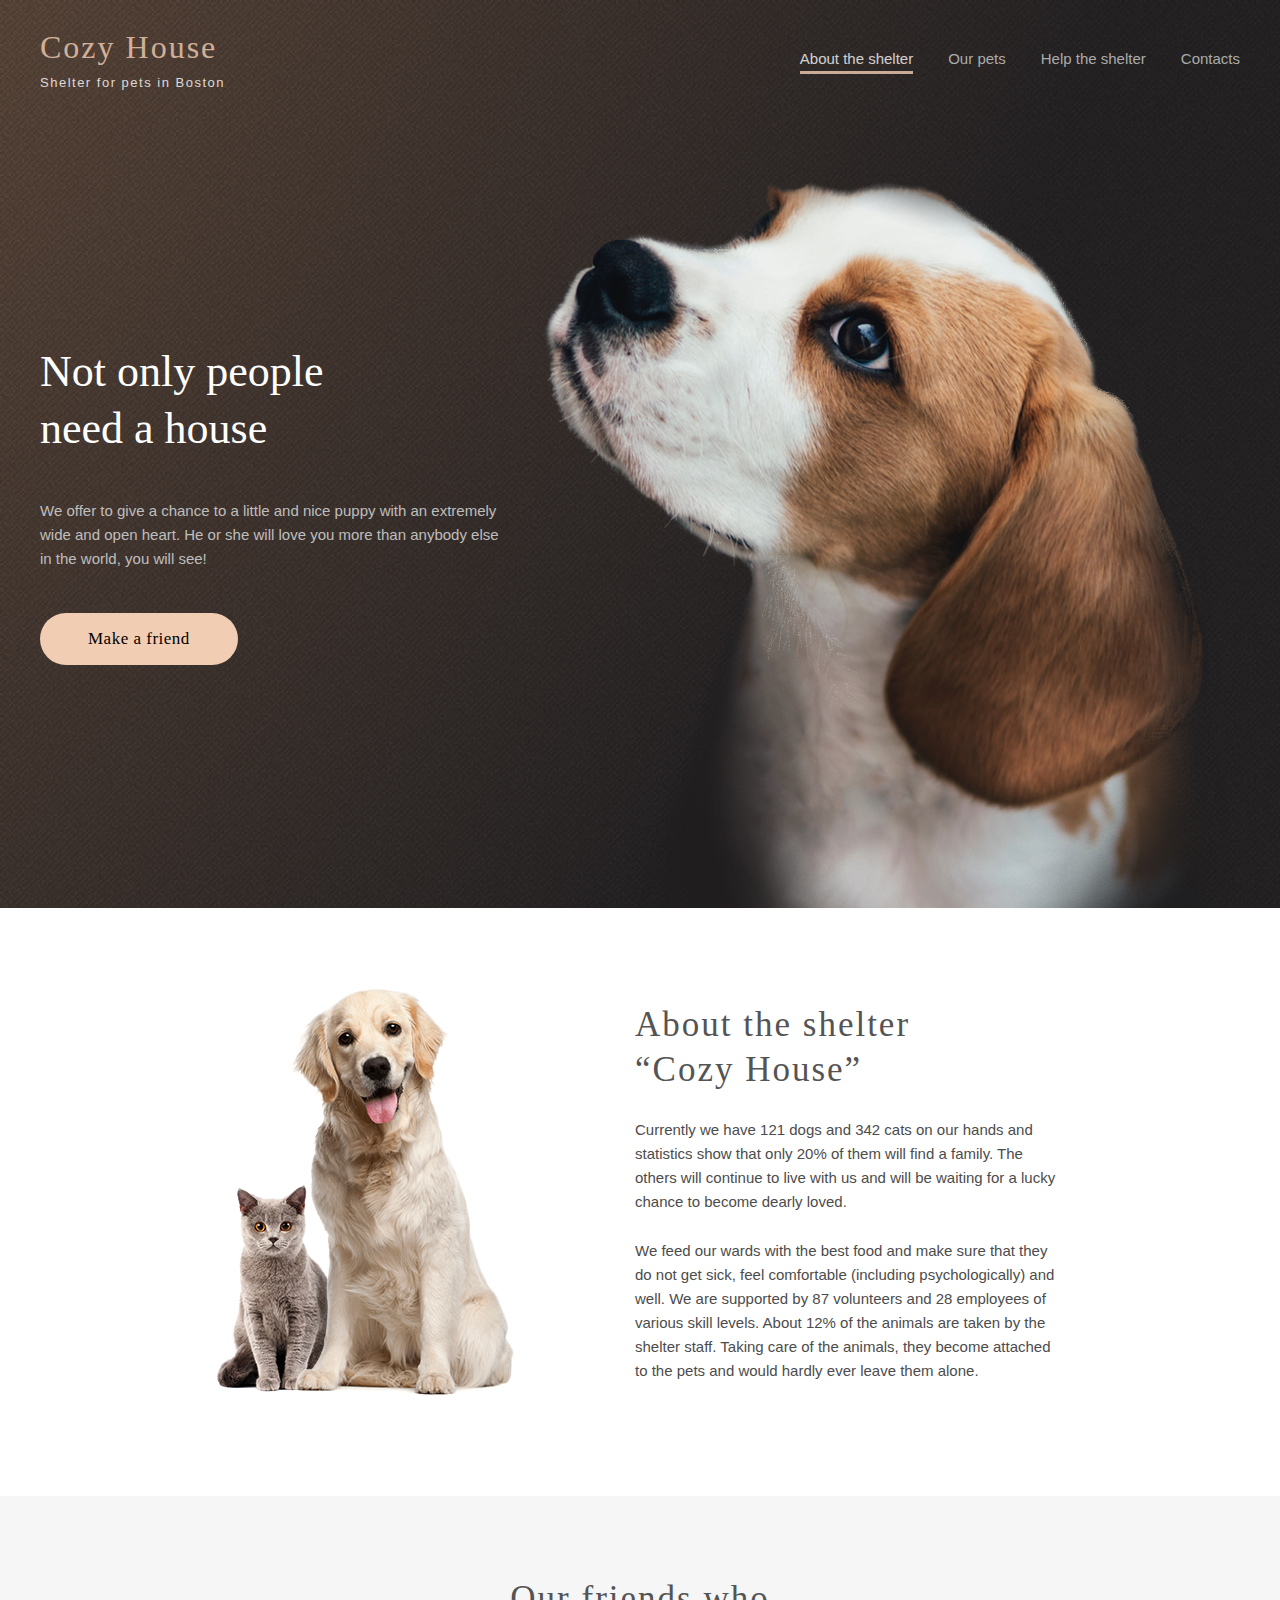
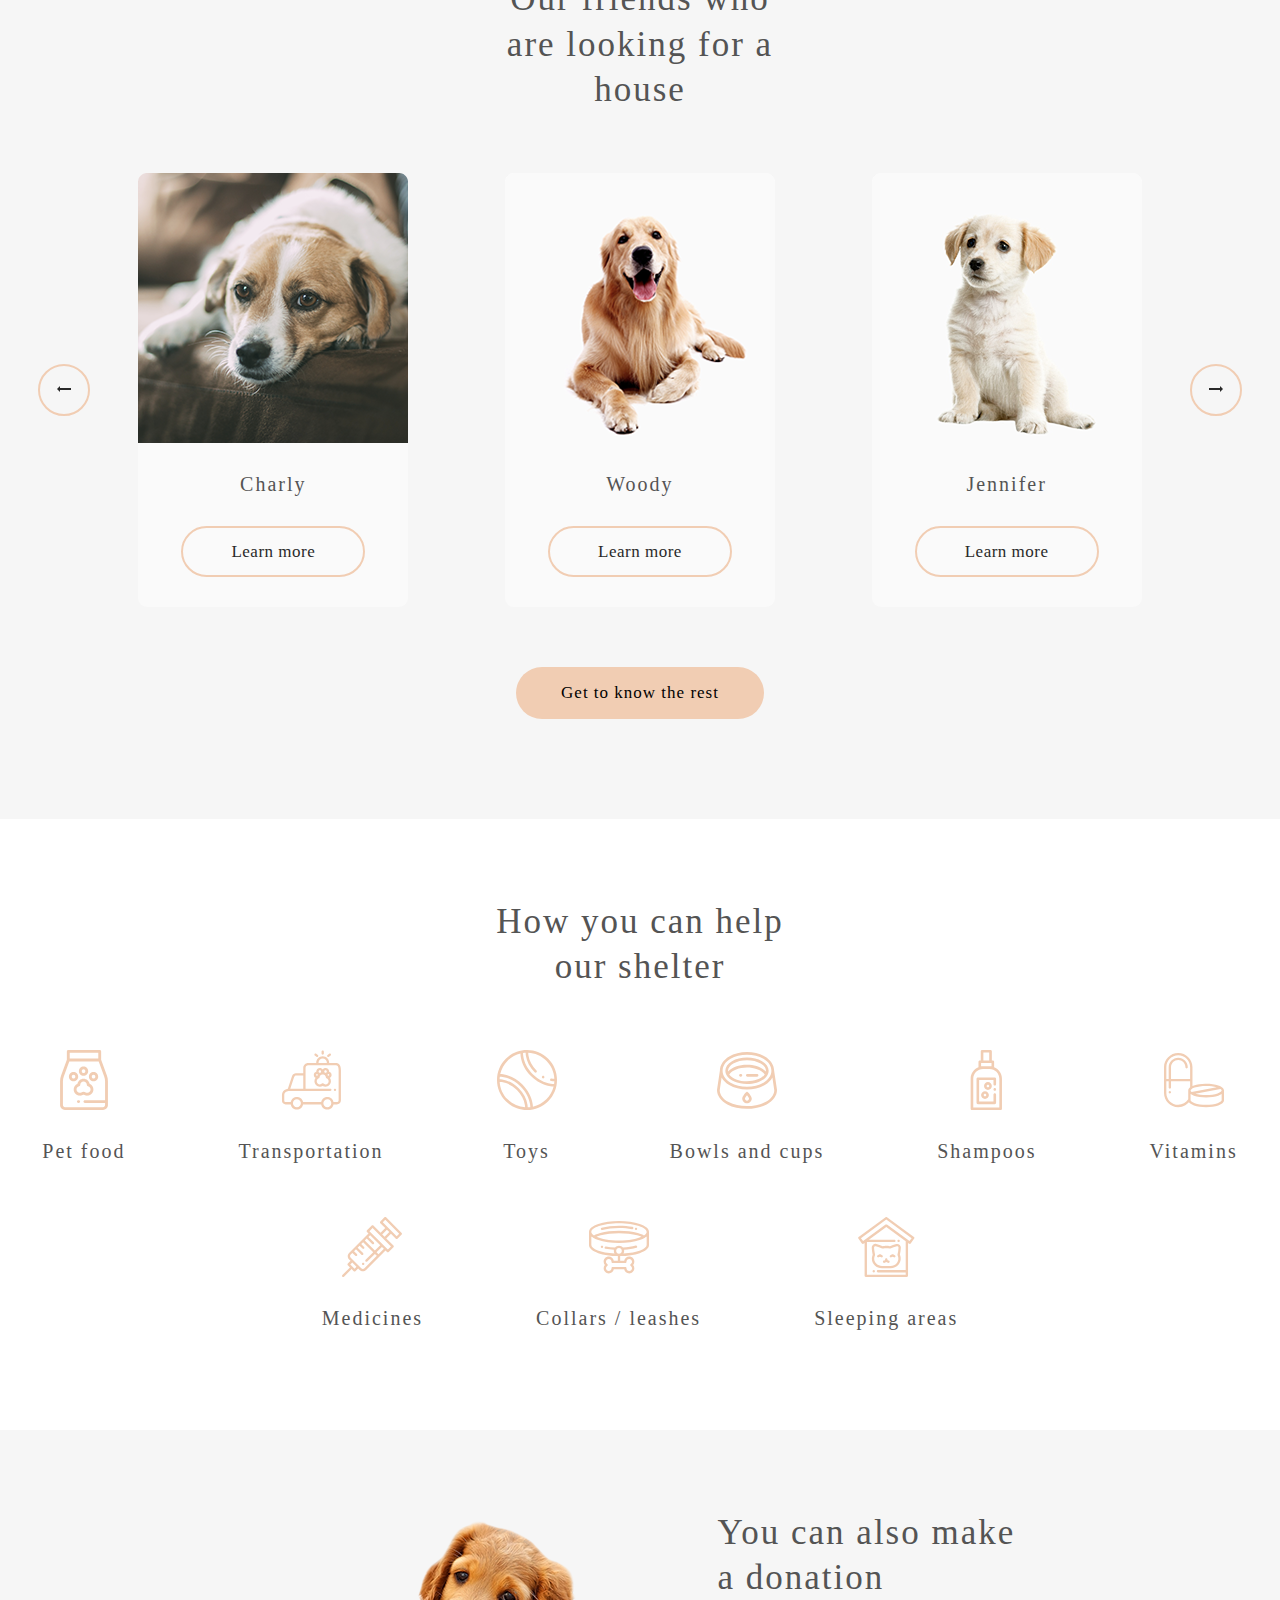
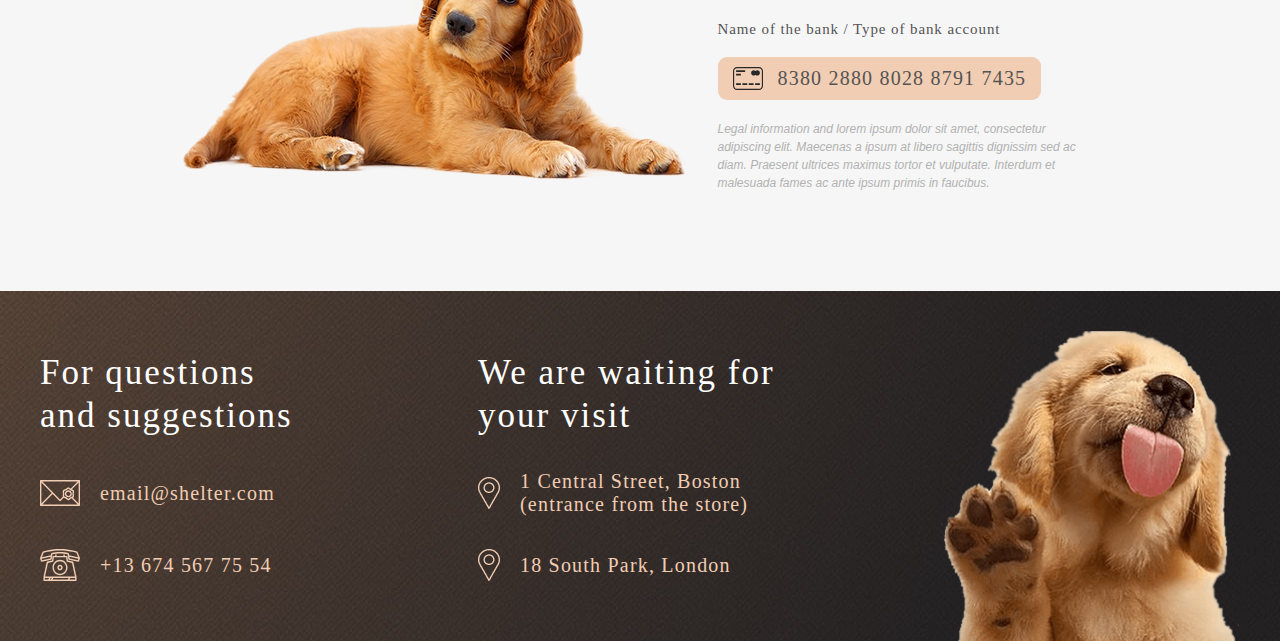
<file: shelter/index.html>
<!DOCTYPE html>
<html lang="en">
<head>
    <meta charset="UTF-8">
    <meta http-equiv="X-UA-Compatible" content="IE=edge">
    <meta name="viewport" content="width=device-width, initial-scale=1.0">
    <title>Shelter</title>
    <link rel="stylesheet" href="style.css">
    <link rel="icon" type="image/png" sizes="35x35" href="./assets/logo/icons8-кошачий-след-48.png">
</head>
<body>
    <div class="start-screen">
        <div class="page-container">

            <header class="header default-padding">
                <a href="#" class="link-style cursor-unactive-style">
                    <div class="header-logo">
                        <span class="header-title">Cozy House</span>
                        <span class="header-subtitle">Shelter for pets in Boston</span>
                    </div>
                </a>
                    
                <nav class="navigation-container">
                    <ul class="navigation-list">
                        <li class="active-list-item cursor-unactive-style"><a>About the shelter</a></li>
                        <li class="list-item"><a href="pets.html" class="link-style">Our pets</a></li>
                        <li class="list-item"><a href="#help-section" class="link-style">Help the shelter</a></li>
                        <li class="list-item"><a href="#footer" class="link-style">Contacts</a></li>
                    </ul>
                </nav>
            </header>
    
            <div class="burger-icon">
                <div class="burger-icon_line"></div>
                <div class="burger-icon_line"></div>
                <div class="burger-icon_line"></div>
            </div>

            <section id="not-only" class="not-only-section default-padding">
                <div class="not-only_text-container">
                    <h1 class="not-only_title">
                        Not only people need a house
                    </h1>
                    <p class="not-only_text">
                        We offer to give a chance to a little and nice puppy with an extremely wide and open heart.
                        He or she will love you more than anybody else in the world, you will see!
                    </p>
                    <!-- <button class="not-only_button btn"> -->
                    <div class="not-only_link-container">
                        <a href="#our-friend-section" class="link-style not-only_button btn">Make a friend</a>
                    </div>
                    <!-- </button> -->
                </div>
                <img class="not-only_image" loading="lazy" src="assets/image/not-only_img-dog.png" alt="dog-image">
            </section>

        </div>
    </div>

    <main>
        <section class="about-section">
            <div class="page-container">
                <div class="about-section_container">
                    <img class="about-section_image" loading="lazy" src="assets/image/about_cat-and-dog.png" alt="dog-and-cat-image">
                
                    <div class="about-section_text-container">
                        <h2 class="about-section_title">About the shelter “Cozy House”</h2>
    
                        <p class="about-section_text">Currently we have 121 dogs and 342 cats on our hands and statistics show that only 20% of them will find a family. 
                            The others will continue to live with us and will be waiting for a lucky chance to become dearly loved.
                        </p>
    
                        <p class="about-section_text">
                            We feed our wards with the best food and make sure that they do not get sick, feel comfortable (including psychologically) and well. 
                            We are supported by 87 volunteers and 28 employees of various skill levels. About 12% of the animals are taken by the shelter staff. 
                            Taking care of the animals, they become attached to the pets and would hardly ever leave them alone.
                        </p>
                    </div>
                </div>
            </div>
        </section>
        <section id="our-friend-section" class="our-friend-section">
            <div class="page-container">
                <div class="our-friend-section_container default-padding">
                    <h2 class="our-friend-section_title">
                        <span class="display">Our friends who</span>
                        <span class="display">are looking for a house</span>
                    </h2>
    
                    <div class="infinite-slider">
                        <button class="our-friend_arrow-button arrow-left" id="btn-arrow_left">
                            <img class="our-friend_arrow-image" loading="lazy" src="assets/image/Arrow-left.png" alt="left-arrow-image">
                        </button>
            
                            <div class="slider-wrapper">
                                <div class="slider">
                                    <div class="slider_item slider-item_left"></div>
                                    <div class="slider_item slider-item_main"></div>
                                    <div class="slider_item slider-item_right"></div>
                                </div>
                            </div>
            
                        <button class="our-friend_arrow-button arrow-right" id="btn-arrow_right">
                            <img class="our-friend_arrow-image" loading="lazy" src="assets/image/Arrow-right.png" alt="left-arrow-image">
                        </button>
                    </div>
    
                    <a href="pets.html" class="our-friend_button btn link-style">Get to know the rest</a>
                </div>
            </div>
        </section>

        <section id="help-section" class="help-section">
            <div class="page-container">
                <div class="help-section_container default-padding">
                    <h2 class="help-section_title">How you can help our shelter</h2>

                    <div class="help-section_cards-container">
                        <div class="help-section_card">
                            <img class="help-section_card-img" loading="lazy" src="assets/image/help-1.svg" alt="food-image">
                            <span class="help-section_card-text">Pet food</span>
                        </div>

                        <div class="help-section_card">
                            <img class="help-section_card-img" loading="lazy" src="assets/image/icon-transportation.svg" alt="food-image">
                            <span class="help-section_card-text">Transportation</span>
                        </div>

                        <div class="help-section_card">
                            <img class="help-section_card-img" loading="lazy" src="assets/image/icon-toys.svg" alt="food-image">
                            <span class="help-section_card-text">Toys</span>
                        </div>

                        <div class="help-section_card">
                            <img class="help-section_card-img" loading="lazy" src="assets/image/icon-bowls-and-cups.svg" alt="food-image">
                            <span class="help-section_card-text">Bowls and cups</span>
                        </div>

                        <div class="help-section_card">
                            <img class="help-section_card-img" loading="lazy" src="assets/image/icon-shampoos.svg" alt="food-image">
                            <span class="help-section_card-text">Shampoos</span>
                        </div>

                        <div class="help-section_card">
                            <img class="help-section_card-img" loading="lazy" src="assets/image/icon-vitamins.svg" alt="food-image">
                            <span class="help-section_card-text">Vitamins</span>
                        </div>

                        <div class="help-section_card">
                            <img class="help-section_card-img" loading="lazy" src="assets/image/icon-medicines.svg" alt="food-image">
                            <span class="help-section_card-text">Medicines</span>
                        </div>

                        <div class="help-section_card">
                            <img class="help-section_card-img" loading="lazy" src="assets/image/icon-collars-leashes.svg" alt="food-image">
                            <span class="help-section_card-text">Collars / leashes</span>
                        </div>

                        <div class="help-section_card">
                            <img class="help-section_card-img" loading="lazy" src="assets/image/icon-sleeping-area.svg" alt="food-image">
                            <span class="help-section_card-text">Sleeping areas</span>
                        </div>
                    </div>
                </div>
            </div>
        </section>

        <section class="in-addition-section">
            <div class="page-container">
                <div class="in-addition-section_container">
                    <img class="in-addition-section_img" loading="lazy" src="assets/image/donation-dog.png" alt="dog-image">

                    <div class="in-addition-section_text-container">
                        <h2 class="in-addition-section_title">You can also make a donation</h2>
                        <span class="in-addition-section_subtitle">Name of the bank / Type of bank account</span>

                        <div class="in-addition-section_card-info">
                            <img class="in-addition-section_card-img" loading="lazy" src="assets/image/credit-card.svg" alt="card-image">
                            <a href="#" class="link-style">
                                <span class="in-addition-section_card_text">8380 2880 8028 8791 7435</span>
                            </a>
                        </div>

                        <p class="in-addition-section_text">Legal information and lorem ipsum dolor sit amet, consectetur adipiscing elit. Maecenas a ipsum at libero sagittis dignissim sed ac diam. 
                            Praesent ultrices maximus tortor et vulputate. 
                            Interdum et malesuada fames ac ante ipsum primis in faucibus.
                        </p>
                    </div>
                </div>
            </div>
        </section>
    </main>

    <footer id="footer" class="footer">
        <div class="page-container">
            <div class="footer_container default-padding">
                <div class="footer_questions-info">
                    <h2 class="footer_title">For questions and suggestions</h2>
                    <div>
                        <a class="link-style footer_text-container" href="mailto:email@shelter.com">
                            <img class="footer_icon" loading="lazy" src="assets/image/icon-email.svg" alt="email-image">
                            <span class="footer_text">email@shelter.com</span>
                        </a>
                    </div>
                    <div>
                        <a class="link-style footer_text-container" href="tel:+136745677554">
                            <img class="footer_icon" loading="lazy" src="assets/image/icon-phone.svg" alt="phone-image">
                            <span class="footer_text">+13 674 567 75 54</span>
                        </a>
                    </div>
                </div>
                
                <div class="footer_visit-info">
                    <h2 class="footer_title footer_second-title">We are waiting for your visit</h2>
                    <div>
                        <a class="link-style footer_text-container" href="https://goo.gl/maps/K63KGyb7MnTRMuDp9" target="_blank">
                            <img class="footer_icon" loading="lazy" src="assets/image/icon-marker.png" alt="marker-image">
                            <span class="footer_text">1 Central Street, Boston (entrance from the store)</span>
                        </a>
                    </div>
                    <div>
                        <a class="link-style footer_text-container" href="https://goo.gl/maps/uBaQf9FCxenj2iuj6" target="_blank">
                            <img class="footer_icon" loading="lazy" src="assets/image/icon-marker.png" alt="marker-image">
                            <span class="footer_text">18 South Park, London </span>
                        </a>
                    </div>
                </div>

                <img class="footer_img" loading="lazy" src="assets/image/footer-puppy.png" alt="dog-image">
            </div>
        </div>
    </footer>

    <ul class="burger_navigation-list">
        <li class="active-list-item burger-item"><a>About the shelter</a></li>
        <li class="list-item burger-item"><a href="pets.html" class="link-style">Our pets</a></li>
        <li class="list-item burger-item"><a href="#help-section" class="link-style">Help the shelter</a></li>
        <li class="list-item burger-item"><a href="#footer" class="link-style">Contacts</a></li>
    </ul>

    <div class="pop-up_key-container">
        <div class="pop-up_container">
            <button class="pop-up_button">
                <img class="pop-up_button-img" src="assets/image/Vector-close.png">
            </button>
    
            <div class="pop-up_info-container">
                <img class="pop-up_img" src="assets/image/pets-jennifer.png">
    
                <div class="pop-up_content-container">
                    <div class="pop-up_content_title-container">
                        <h2 class="pop-up_content_title">Jennifer</h2>
                        <h3 class="pop-up_content_subtitle">Dog - Labrador</h3>
                    </div>
    
                    <p class="pop-up_content_pet-description">
                        Jennifer is a sweet 2 months old Labrador that is patiently waiting to find a new forever home. 
                        This girl really enjoys being able to go outside to run and play, 
                        but won't hesitate to play up a storm in the house if she has all of her favorite toys.
                    </p>
    
                    <ul class="pop-up_content_list-container">
                        <li class="pop-up_content_list_item">
                            <b>Age: </b>
                            <span class="pop-up_pet-age">2 months</span>
                        </li>
    
                        <li class="pop-up_content_list_item">
                            <b>Inoculations: </b>
                            <span class="pop-up_pet-inoculations">none</span>
                        </li>
    
                        <li class="pop-up_content_list_item">
                            <b>Diseases: </b>
                            <span class="pop-up_pet-diseases">none</span>
                        </li>
    
                        <li class="pop-up_content_list_item">
                            <b>Parasites: </b>
                            <span class="pop-up_pet-parasites">none</span>
                        </li>
                    </ul>
    
                </div>
            </div>
        </div>
    </div>
    <script src="script.js" type="module"></script>
</body>
</html>
</file>
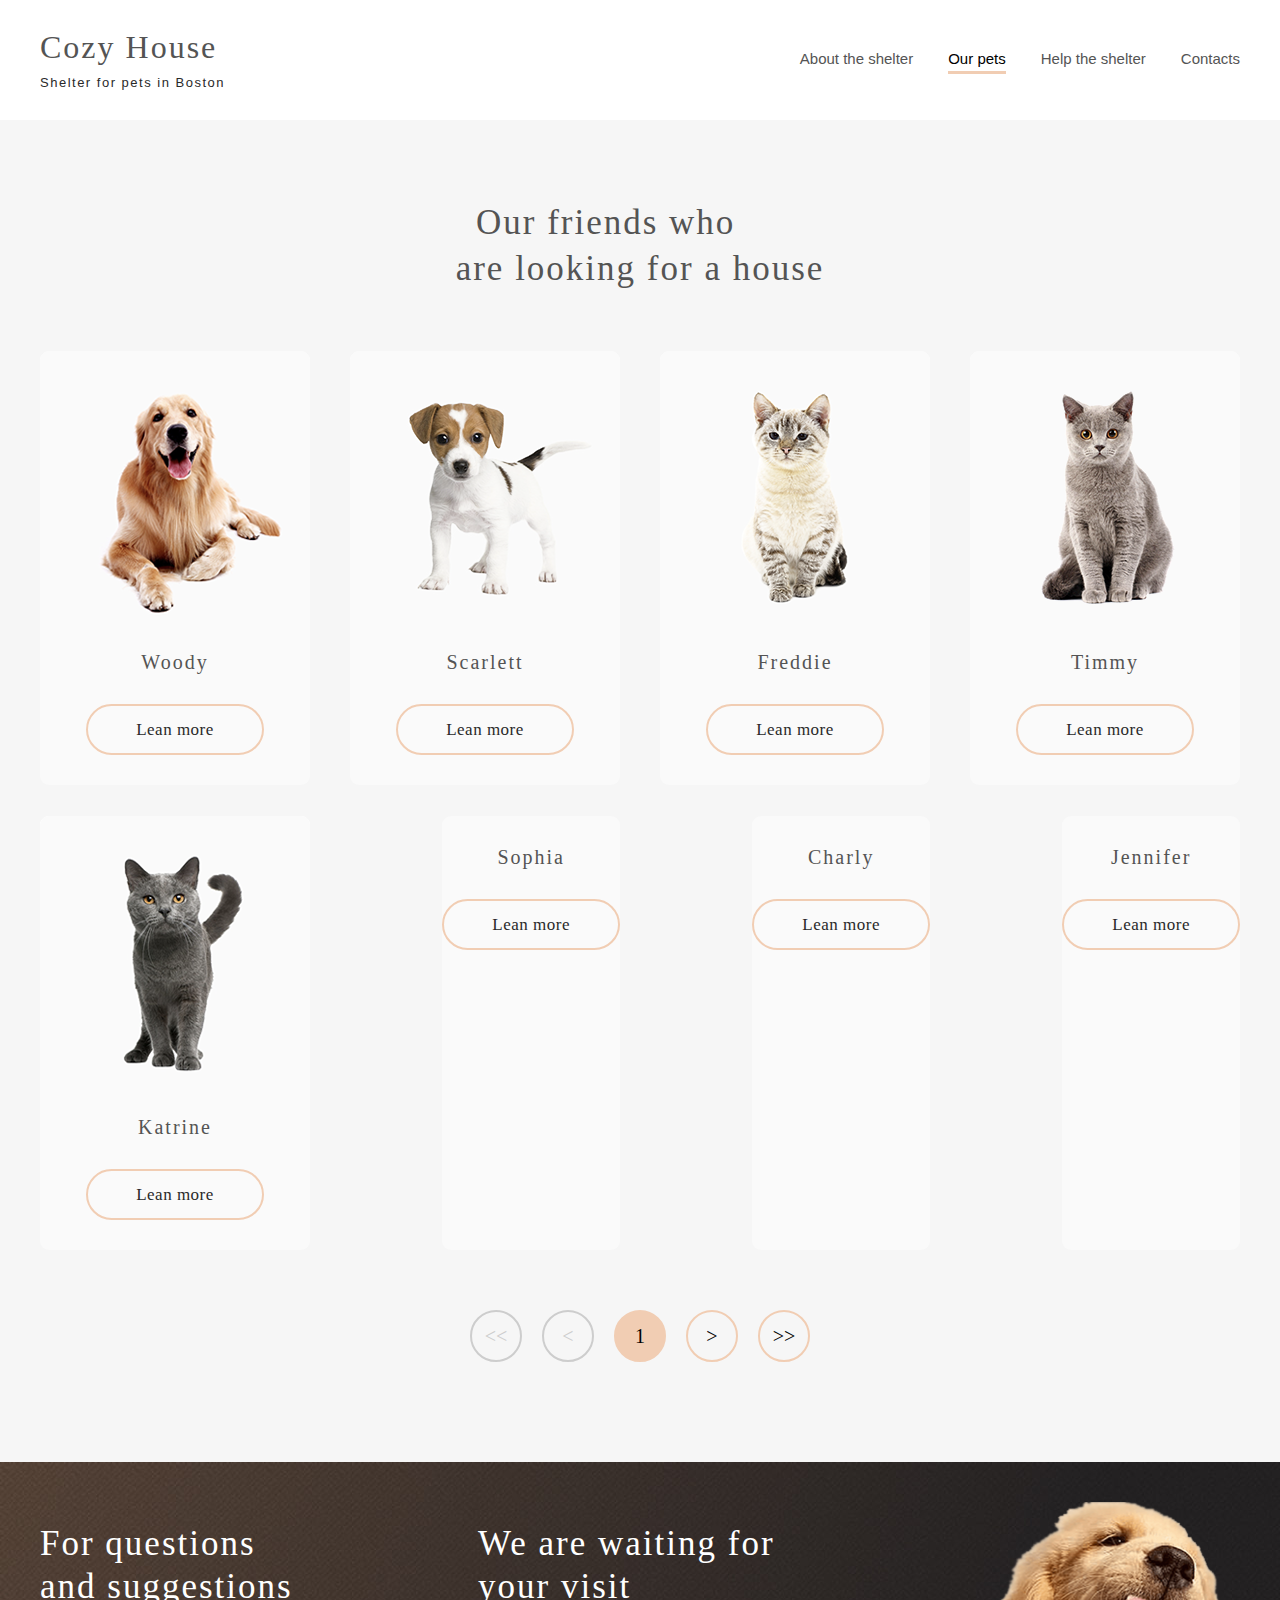
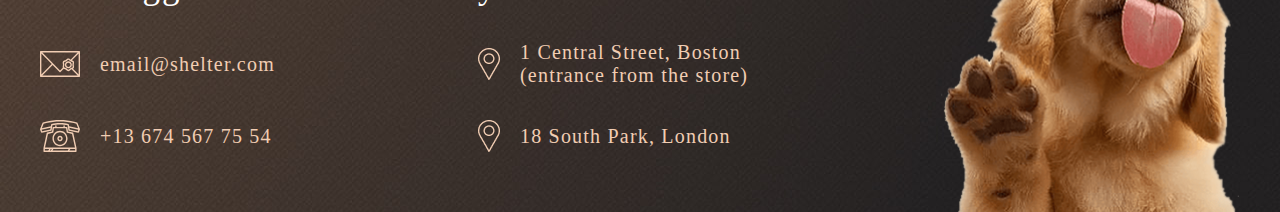
<file: shelter/pets.html>
<!DOCTYPE html>
<html lang="en">
<head>
    <meta charset="UTF-8">
    <meta http-equiv="X-UA-Compatible" content="IE=edge">
    <meta name="viewport" content="width=device-width, initial-scale=1.0">
    <title>Shelter</title>
    <link rel="stylesheet" href="style.css">
    <link rel="icon" type="image/png" sizes="35x35" href="./assets/logo/icons8-кошачий-след-48.png">
</head>
<body>
    
        <header id="pets_header">
            <div class="pets_page-container">
                <div class="header  default-padding pets_header">
                    <a href="index.html" class="link-style">
                        <div class="header-logo pets_header-logo">
                            <span class="header-title pets_header-title">Cozy House</span>
                            <span class="header-subtitle pets_header-subtitle">Shelter for pets in Boston</span>
                        </div>
                    </a>
                        
                    <nav>
                        <ul class="navigation-list">
                            <li class="list-item pets_list-item"><a href="index.html" class="link-style">About the shelter</a></li>
                            <li class="active-list-item pets_active-list-item cursor-unactive-style"><a>Our pets</a></li>
                            <li class="list-item pets_list-item"><a href="index.html#help-section" class="link-style">Help the shelter</a></li>
                            <li class="list-item pets_list-item"><a href="#footer" class="link-style">Contacts</a></li>
                        </ul>
                    </nav>
                </div>
            </div>
        </header>

        <div class="burger-icon">
            <div class="burger-icon_line"></div>
            <div class="burger-icon_line"></div>
            <div class="burger-icon_line"></div>
        </div>
    
        <main>
            <section id="our-friend-section" class="our-friend-section">
                <div class="pets_page-container">
                    <div class="pets_our-friend-section_container default-padding">
                        <h1 class="our-friend-section_title">
                            <span class="display">Our friends who</span>
                            <span>are looking for a house</span>
                        </h1>

                        <!-- <div class="our-friend_cards-container"> -->

                            <div class="pets_our-friend_cards-wrapper"></div>
                        <!-- </div> -->
                        <div class="pets_our-friend_button-container">
                            <button class="our-friend_arrow-button pets_unactive-button" id="pagination_last-page_left">&#60;&#60;</button>
                            <button class="our-friend_arrow-button pets_unactive-button" id = 'pagination_previous-page'>&#60;</button>
                            <button class="our-friend_arrow-button pets_active-button pets_our-friend_active-page" id="pagination_current-page"><span>1</span></button>
                            <button class="our-friend_arrow-button pets_active-button" id = 'pagination_next-page'>&#62;</button>
                            <button class="our-friend_arrow-button pets_active-button" id="pagination_last-page_right">&#62;&#62;</button>
                        </div>
                    </div>
                </div>
            </section>
        </main>
        <footer id="footer" class="footer" id = 'hi'>
            <div class="page-container">
                <div class="footer_container default-padding">
                    <div class="footer_questions-info">
                        <h2 class="footer_title">For questions and suggestions</h2>
                        <div>
                            <a class="link-style footer_text-container" href="mailto:email@shelter.com">
                                <img class="footer_icon" loading="lazy" src="assets/image/icon-email.svg" alt="email-image">
                                <span class="footer_text">email@shelter.com</span>
                            </a>
                        </div>
                        <div>
                            <a class="link-style footer_text-container" href="tel:+136745677554">
                                <img class="footer_icon" loading="lazy" src="assets/image/icon-phone.svg" alt="phone-image">
                                <span class="footer_text">+13 674 567 75 54</span>
                            </a>
                        </div>
                    </div>
                    
                    <div class="footer_visit-info">
                        <h2 class="footer_title footer_second-title">We are waiting for your visit</h2>
                        <div>
                            <a class="link-style footer_text-container" href="https://goo.gl/maps/K63KGyb7MnTRMuDp9" target="_blank">
                                <img class="footer_icon" loading="lazy" src="assets/image/icon-marker.png" alt="marker-image">
                                <span class="footer_text">1 Central Street, Boston (entrance from the store)</span>
                            </a>
                        </div>
                        <div>
                            <a class="link-style footer_text-container" href="https://goo.gl/maps/uBaQf9FCxenj2iuj6" target="_blank">
                                <img class="footer_icon" loading="lazy" src="assets/image/icon-marker.png" alt="marker-image">
                                <span class="footer_text">18 South Park, London </span>
                            </a>
                        </div>
                    </div>
    
                    <img class="footer_img" loading="lazy" src="assets/image/footer-puppy.png" alt="dog-image">
                </div>
            </div>
        </footer>

        <!-- <ul class="burger_navigation-list">
            <li class="active-list-item burger-item"><a>About the shelter</a></li>
            <li class="list-item burger-item"><a href="pets/pets.html" class="link-style">Our pets</a></li>
            <li class="list-item burger-item"><a href="#help-section" class="link-style">Help the shelter</a></li>
            <li class="list-item burger-item"><a href="#footer" class="link-style">Contacts</a></li>
        </ul> -->

        <ul class="burger_navigation-list white-background">
            <li class="list-item pets_list-item burger-item"><a href="index.html" class="link-style">About the shelter</a></li>
            <li class="active-list-item pets_active-list-item burger-item"><a>Our pets</a></li>
            <li class="list-item pets_list-item burger-item"><a href="index.html#help-section" class="link-style">Help the shelter</a></li>
            <li class="list-item pets_list-item burger-item"><a href="#footer" class="link-style">Contacts</a></li>
        </ul>

        <div class="pop-up_key-container">
            <div class="pop-up_container">
                <button class="pop-up_button">
                    <img class="pop-up_button-img" src="assets/image/Vector-close.png">
                </button>
        
                <div class="pop-up_info-container">
                    <img class="pop-up_img" src="assets/image/pets-jennifer.png">
        
                    <div class="pop-up_content-container">
                        <div class="pop-up_content_title-container">
                            <h2 class="pop-up_content_title">Jennifer</h2>
                            <h3 class="pop-up_content_subtitle">Dog - Labrador</h3>
                        </div>
        
                        <p class="pop-up_content_pet-description">
                            Jennifer is a sweet 2 months old Labrador that is patiently waiting to find a new forever home. 
                            This girl really enjoys being able to go outside to run and play, 
                            but won't hesitate to play up a storm in the house if she has all of her favorite toys.
                        </p>
        
                        <ul class="pop-up_content_list-container">
                            <li class="pop-up_content_list_item">
                                <b>Age: </b>
                                <span class="pop-up_pet-age">2 months</span>
                            </li>
        
                            <li class="pop-up_content_list_item">
                                <b>Inoculations: </b>
                                <span class="pop-up_pet-inoculations">none</span>
                            </li>
        
                            <li class="pop-up_content_list_item">
                                <b>Diseases: </b>
                                <span class="pop-up_pet-diseases">none</span>
                            </li>
        
                            <li class="pop-up_content_list_item">
                                <b>Parasites: </b>
                                <span class="pop-up_pet-parasites">none</span>
                            </li>
                        </ul>
        
                    </div>
                </div>
            </div>
        </div>

        <script src="script.js" type="module"></script>
</body>
</html>
</file>
<file: shelter/style.css>
@keyframes move-to-left {
    from {left: 0;}
    to {left: +100%;}
}

.transition-to-left {
    animation-name: move-to-left;
    animation-duration: 1s;
}

@keyframes move-to-right {
    from {left: 0;}
    to {left: -100%;}
}

.transition-to-right {
    animation-name: move-to-right;
    animation-duration: 1s;
}

html {
    scroll-behavior: smooth;
}

body {
    position: relative;
    margin: 0;
    font-family: 'Arial';
    font-weight: 400;
}

.body_unactive {
    overflow: hidden;
}

.page-container {
    max-width: 1280px;
    margin: 0 auto;
}

.default-padding {
    padding-right: 40px;
    padding-left: 40px;
}

@media (max-width: 768px) {
    .default-padding {
        padding-right: 30px;
        padding-left: 30px;
    }
}

.btn {
    width: fit-content;
    padding: 15px 48px;
    background-color: #F1CDB3;
    color: #292929;
    font-family: 'Georgia';
    font-weight: 400;
    font-size: 17px;
    line-height: 22px;
    letter-spacing: 0.5px;
    border-radius: 100px;
    border: none;
    cursor: pointer;
    transition: .5s;
}

.btn:hover {
    background-color: #FDDCC4;
    border-color: #FDDCC4;
}

.display {
    display: block;
    width: 300px;
}

.cursor-unactive-style {
    pointer-events: none;
}

.dark-background {
    filter: brightness(0.5);
}

.gray-background {
    background-color: #F6F6F6;
    /* transition: 0.3s; */
}

.white-background {
    background-color: white !important;
}

.transparent-background {
    background-color: transparent;
}

/* start-screen start */

.start-screen {
    background: url('assets/image/gradient.jpg');
    background-size: cover;
}

.header {
    padding-top: 30px;
    padding-bottom: 90px;
    display: flex;
    justify-content: space-between;
    align-items: center;
    color: white;
    opacity: 0.8;
}

@media (max-width: 1000px) {
    .header {
        padding-bottom: 60px;
    }
}

@media (max-width: 380px) {
    .header {
        padding-left: 20px;
        padding-right: 20px;
    }
}

.header-logo {
    display: flex;
    flex-direction: column;
    gap: 10px;
}

.header-title {
    font-family: 'Georgia';
    font-weight: 400;
    font-size: 32px;
    line-height: 35px;
    color: #F1CDB3;

    letter-spacing: 2px;
}

.header-subtitle {
    font-size: 13px;
    line-height: 15px;
    letter-spacing: 1.5px;
}

/* nav start*/

.navigation-list {
    margin: 0;
    padding: 0;
    display: flex;
    gap: 35px;
    list-style: none;
    line-height: 24px;
    font-size: 15px;
}

.burger_navigation-list {
    visibility: hidden;
    position: absolute;
    top: 0;
    right: 0;
    margin: 0;
    padding: 0;
    width: 0px;
    height: 100vh;
    display: flex;
    flex-direction: column;
    justify-content: center;
    align-items: center;
    gap: 40px;
    list-style: none;
    font-size: 32px;
    line-height: 51px;
    background-color: #292929;
    transition: 0.5s;
}

/* .burger_navigation-container { */
    /* visibility: hidden; */
    /* width: 0px; */
    /* transition: 0.5s; */
/* } */

/* .burger_navigation-container_active {
    width: 320px;
    /* transition: 0.5s; */
/* } */

.burger_navigation-list_active {
    visibility: visible;
    /* display: flex; */
    width: 320px;
}

.list-item_active {
    display: list-item !important;
}

.burger-icon {
    display: none;
    position: absolute;
    top: 50px;
    right: 20px;
    z-index: 1;
    gap: 8px;
    transition: 0.5s;
    cursor: pointer;
}

.burger-icon_active {
    transform: rotate(90deg);
}

.burger-icon_line {
    width: 30px;
    height: 2px;
    background-color: #F1CDB3;
}

/* .list-item_active {

} */

@media (max-width: 730px) {
    .navigation-list {
        display: none;
    }

    .burger-icon {
        display: inline-flex;
        flex-direction: column;
    }
}

.active-list-item {
    color: #FAFAFA;
    border-bottom: 3px solid #F1CDB3;
    cursor: pointer;
}

.list-item {
    /* opacity: 0.7; */
    color: #CDCDCD;
    cursor: pointer;
    /* transition: .5s; */
}

.list-item:hover {
    /* opacity: 1; */
    color: #FAFAFA;
}

.link-style {
    text-decoration: none;
    color: inherit;
}

.burger-item {
    display: none;
}
/* nav end */

/* not-only start */

.not-only-section {
    display: flex;
    justify-content: space-between;
    align-items: end;
}

.not-only_text-container {
    max-width: 460px;
    display: flex;
    flex-direction: column;
    gap: 42px;
    /* padding-top: 163px; */
    padding-bottom: 243px;
}

.not-only_image {
    width: 100%;
    max-width: 698px;
    max-height: 728px;
    width: clamp(569px, 60%, 698px);
}

.not-only_link-container {
    display: flex;
}

@media (max-width: 900px) {
    .not-only-section {
        flex-direction: column;
        align-items: center;
    }

    .not-only_image {
        /* width: 569px;
        height: 595px; */
        padding-left: 135px;
    }

    .not-only_text-container {
        /* padding-top: 0px; */
        padding-bottom: 100px;
    }

    .not-only_link-container {
        justify-content: center;
    }
}

@media (max-width: 760px) {
    .not-only_image {
        width: clamp(260px, 60%, 698px);
    }
}

@media (max-width: 450px) {
    .not-only_image {
        padding-left: 0px;
    }
}

.not-only_title {
    max-width: 310px;
    margin: 0;
    color: white;
    font-size: 44px;
    font-family: 'Georgia';
    font-weight: 400;
    line-height: 57px;
}

.not-only_text {
    margin: 0;
    font-size: 15px;
    line-height: 24px;
    color: #CDCDCD;
    opacity: 0.9;
}

@media (max-width: 380px) {
    .not-only-section {
        padding-left: 10px;
        padding-right: 10px;
    }

    .not-only_text-container {
        align-items: center;
        padding-bottom: 105px;
    }

    .not-only_title {
        max-width: 200px;
        font-size: 25px;
        line-height: 32px;
        text-align: center;
        letter-spacing: 1.5px;
    }

    .not-only_text {
        text-align: center;
    }

    .not-only_image {
        padding-left: 50px;
    }
}

@media (max-width: 320px) {
    .not-only_image {
        height: 272px;
    }
}

/* .not-only_button {
    width: fit-content;
    padding: 14px 48px;
    background-color: #F1CDB3;
    color: #292929;
    font-family: 'Georgia';
    font-weight: 400;
    font-size: 17px;
    line-height: 22px;
    letter-spacing: 0.5px;
    border-radius: 100px;
    border: none;
    cursor: pointer;
    transition: .5s;
} */

/* .not-only_image {
    width: 698px;
    height: 728px;
} */
/* not-only end */

/* start-screen end */

/* main start */

/* about section start */

.about-section_container {
    padding: 80px 215px 100px;
    padding-right: clamp(165px, 17%, 215px);
    padding-left: clamp(165px, 17%, 215px);
    display: flex;
    justify-content: space-between;
    align-items: center;
}

.about-section_text-container {
    /* padding-top: 13px; */
    max-width: 430px;
    display: flex;
    flex-direction: column;
    gap: 25px;
}

.about-section_title {
    margin: 0;
    max-width: 370px;
    font-family: 'Georgia';
    font-weight: 400;
    font-size: 35px;
    line-height: 45.5px;
    letter-spacing: 2px;
    color: #545454;
}

.about-section_text {
    margin: 0;
    font-size: 15px;
    line-height: 24px;
    color: #4C4C4C;
}

.about-section_image {
    width: 100%;
    max-width: 300px;
    max-height: 408px;
    /* width: clamp(569px, 60%, 300px); */
}

@media (max-width: 900px) {
    .about-section_container {
        flex-direction: column-reverse;
        gap: 80px;
        padding: 80px 165px 100px;
    }
}


@media (max-width: 550px) {
    .about-section_container {
        padding: 60px 60px 60px;
    }
}

@media (max-width: 380px) {
    .about-section_container {
        padding: 42px 25px;
        gap: 39px;
    }

    .about-section_image {
        width: 100%;
        max-width: 260px;
        max-height: 353px;
        /* width: clamp(569px, 60%, 300px); */
    }

    .about-section_title {
        max-width: 270px;
        font-size: 25px;
        line-height: 32px;
        text-align: center;
        letter-spacing: 1.5px;
    }

    .about-section_text {
        text-align: justify;
    }

    .about-section_text-container {
        gap: 24px;
    }
}
/* about section end */


/* our friend section start */

.our-friend-section {
    background-color: #F6F6F6;
}

.our-friend-section_container {
    width: 100%;
    box-sizing: border-box;
    padding-top: 80px;
    padding-bottom: 100px;
    display: flex;
    flex-direction: column;
    align-items: center;
    gap: 60px;
}

.our-friend-section_title {
    margin: 0;
    max-width: 400px;
    font-family: 'Georgia';
    font-weight: 400;
    font-size: 35px;
    line-height: 45.5px;
    letter-spacing: 2px;
    text-align: center;
    color: #545454;
}

.our-friend_arrow-button {
    padding: 0;
    width: 52px;
    height: 52px;
    border-radius: 100px;
    border: 2px solid #F1CDB3;
    /* padding: 23px 19px 23px 19px; */
    background-color: transparent;
    transition: .5s;
}

.our-friend_arrow-button:hover {
    background-color: #FDDCC4;
    border-color: #FDDCC4;
}

.our-friend_arrow-image {
    cursor: pointer;
    padding: 20px 17px;
}

.our-friend_cards-container {
    width: 100%;
    display: flex;
    justify-content: space-between;
    align-items: center;
    /* gap: 53px; */
}

.our-friend_cards-wrapper {
    width: calc(100% - 48px - 48px - 9.5%);
    display: flex;
    justify-content: space-between;
    /* gap: 90px; */
}

.our-friend_button {
    letter-spacing: 1px;
    padding: 15px 45px;
}

/* cards start */

.our-friend_card {
    /* padding-bottom: 30px; */
    display: flex;
    flex-direction: column;
    align-items: center;
    /* gap: 30px; */
    background-color: #FAFAFA;
    border-radius: 9px;
    cursor: pointer;
    transition: 0.5s;
}

.pets_our-friend_card  {
        /* padding-bottom: 30px; */
        display: flex;
        flex-direction: column;
        align-items: center;
        /* gap: 30px; */
        background-color: #FAFAFA;
        border-radius: 9px;
        cursor: pointer;
        transition: 0.5s;
}

.our-friend_card-info {
    width: -webkit-fill-available ;
    padding-top: 30px;
    padding-bottom: 30px;
    display: flex;
    flex-direction: column;
    align-items: center;
    gap: 30px;
    transition: 0.5s;
}

.our-friend_card:hover {
    box-shadow: 0px 2px 35px 14px rgba(13, 13, 13, 0.04);
}

.our-friend_card:hover .our-friend_card-info{
    box-shadow: 0px 2px 35px 14px rgba(13, 13, 13, 0.04);
}

.our-friend_card:hover .btn {
    background-color: #FDDCC4;
    border-color: #FDDCC4;
}

.pets_our-friend_card:hover {
    box-shadow: 0px 2px 35px 14px rgba(13, 13, 13, 0.04);
}

.pets_our-friend_card:hover .our-friend_card-info{
    box-shadow: 0px 2px 35px 14px rgba(13, 13, 13, 0.04);
}

.pets_our-friend_card:hover .btn {
    background-color: #FDDCC4;
    border-color: #FDDCC4;
}

.our-friend_card-text {
    font-family: 'Georgia';
    font-weight: 400;
    font-size: 20px;
    line-height: 23px;
    letter-spacing: 2px;
    color: #545454;
}

.our-friend_card-button {
    border: 2px solid #F1CDB3;
    background-color: transparent;
    line-height: 21px;
    padding: 13px 48px;
}


/* слайдер */

.container {
    width: 1350px;
    margin: 0 auto;
    padding: 20px 45px;
    background-color: cadetblue;
}

.infinite-slider {
    display: flex;
    justify-content: space-between;
    align-items: center;
}

.slider-wrapper {
    width: 1100px;
    display: flex;
    justify-content: center;
    align-items: center;
    /* border: 2px solid red; */
    overflow: hidden;
    position: relative;
}

.slider {
    width: 300%;
    /* height: 400px; */
    display: flex;
    justify-content: space-between;
    align-items: center;
    position: relative;
}

.slider_item {
    width: 1100px;
    height: 100%;
    display: flex;
    justify-content: space-around;
    align-items: center;
}

.card {
    width: 300px;
    height: 90%;
    display: flex;
    justify-content: center;
    align-items: center;
}

.num {
    font-size: 100px;
}

.our-friend_arrow-button:active {
    background-color: white;
}

/* слайдер конец */


@media (max-width: 1220px) {
    /* .our-friend-section_container {
        max-width: 320px;
        padding: 42px 0px;
        box-sizing: border-box;
        gap: 45px;
    } */

    .slider-wrapper {
        width: 670px;
    }

    .slider_item {
        width: 670px;
    }

    .our-friend-section_title {
        font-size: 25px;
        letter-spacing: 1.5px;
        line-height: 32px;
    }
    
    .pets-card_two {
        display: none;
    }
/* 
    .our-friend_cards-container {
        flex-wrap: wrap;
        justify-content: center;
        column-gap: 80px;
    } */

    /* .our-friend_card {
        padding-left: 25px;
    } */

    /* .arrow-left {
        order: 1;
        margin-left: 0px;
        margin-top: 5px;
    }

    .arrow-right {
        order: 2;
        margin-right: 0px;
        margin-top: 5px;
    } */
}

@media (max-width: 800px) {
    .pets-card_three {
        display: none;
    }

    .slider-wrapper {
        width: 300px;
    }

    .slider_item {
        width: 300px;
    }
}

@media (max-width: 420px) {
        .arrow-left {
        order: 1;
        margin-right: 132px;
        margin-top: 20px;
    }

    .arrow-right {
        order: 2;
        margin-left: 132px;
        margin-top: -52px;
    }

    .our-friend-section_title {
        font-size: 25px;
        letter-spacing: 1.5px;
        line-height: 32px;
    }

    .our-friend-section_container {
        padding-top: 42px;
        padding-bottom: 43px;
        gap: 43px;
    }

    .our-friend_button {
        padding: 15px 40px;
    }

    .infinite-slider {
        flex-direction: column;
    }
}

/* 
@media (max-width: 1100px) {
    .pets-card_three {
        display: none;
    }

    .our-friend_cards-container {
        gap: 12px;
    }

    .our-friend_cards-wrapper {
        width: max-content;
        gap: 40px;
    }
}

@media (max-width: 760px) {
    .our-friend_cards-wrapper {
        flex-wrap: wrap;
        justify-content: center;
    }
}

@media (max-width: 550px) {
    .our-friend_cards-container {
        flex-wrap: wrap;
    }

    .arrow-left {
        order: 1;
        margin-left: 68px;
        margin-top: 5px;
    }

    .arrow-right {
        order: 2;
        margin-right: 68px;
        margin-top: 5px;
    }
}

@media (max-width: 320px) {
    .our-friend-section_container {
        max-width: 320px;
        padding: 42px 0px;
        box-sizing: border-box;
        gap: 45px;
    }

    .our-friend-section_title {
        font-size: 25px;
        letter-spacing: 1.5px;
        line-height: 32px;
    }
    
    .pets-card_two {
        display: none;
    }

    .our-friend_cards-container {
        flex-wrap: wrap;
        justify-content: center;
        column-gap: 80px;
    }

    .our-friend_card {
        padding-left: 25px;
    }

    .arrow-left {
        order: 1;
        margin-left: 0px;
        margin-top: 5px;
    }

    .arrow-right {
        order: 2;
        margin-right: 0px;
        margin-top: 5px;
    }
} */
/* cards end */

/* our friend section end */

/* help section start */

.help-section_container {
    padding-top: 80px;
    padding-bottom: 100px;
    display: flex;
    flex-direction: column;
    align-items: center;
    gap: 60px;
}

.help-section_cards-container{
    display: flex;
    justify-content: center;
    flex-wrap: wrap;
    column-gap: 113px;
    row-gap: 54px;
}

.help-section_title {
    max-width: 310px;
    margin: 0;
    text-align: center;
    font-family: 'Georgia';
    font-weight: 400;
    font-size: 35px;
    line-height: 45.5px;
    letter-spacing: 2px;
    color: #545454;
}

.help-section_card {
    display: flex;
    flex-direction: column;
    align-items: center;
    gap: 30px;
}

.help-section_card-text {
    font-family: 'Georgia';
    font-weight: 400;
    font-size: 20px;
    line-height: 23px;
    letter-spacing: 2px;
    color: #545454;
}

.help-section_card-img {
    width: 60px;
    height: 60px;
}

@media (max-width: 768px) {
    .help-section_cards-container {
        max-width: 630px;
        justify-content: space-between;
        column-gap: 60px;
    }

    .help-section_card {
        width: 170px;
    }

    .help-section_card-text {
        letter-spacing: 1px;
    }
}

@media (max-width: 470px) {
    .help-section_card {
        width: 100px;
    }

    .help-section_card-text {
        letter-spacing: 0px;
    }
}

@media (max-width: 320px) {
    .help-section_container {
        padding: 42px 15px;
        gap: 46px;
    }

    .help-section_title {
        max-width: 240px;
        font-size: 25px;
        line-height: 32px;
        letter-spacing: 1.5px;
    }
    
    .help-section_cards-container {
        column-gap: 0px;
        row-gap: 30px;
    }

    .help-section_card {
        width: 130px;
        gap: 20px;
    }

    .help-section_card-img {
        width: 50px;
        height: 50px;
    }

    .help-section_card-text {
        font-size: 15px;
        line-height: 16px;
        letter-spacing: 1px;
    }
}
/* help section end */


/* in-addition section start*/

.in-addition-section {
    background-color: #F6F6F6;
}

.in-addition-section_container {
    padding: 80px 0px 99px;
    display: flex;
    align-items: center;
    gap: 30px;

    /* padding-right: clamp(50px, 5%, 182px);
    padding-left: clamp(50px, 5%, 182px); */
    justify-content: center;
}

.in-addition-section_title {
    max-width: 300px;
    margin: 0;
    font-family: 'Georgia';
    font-weight: 400;
    font-size: 35px;
    line-height: 45.5px;
    letter-spacing: 2px;
    color: #545454;
}

.in-addition-section_subtitle {
    font-family: 'Georgia';
    font-weight: 400;
    font-size: 15px;
    line-height: 16.5px;
    letter-spacing: 0.9px;
    color: #545454;
}

.in-addition-section_text-container {
    max-width: 380px;
    display: flex;
    flex-direction: column;
    gap: 20px;
}

.in-addition-section_img {
    width: 505px;
    height: 261px;
}

.in-addition-section_card-info {
    width: fit-content;
    padding: 10px 15px 10px 15px;
    display: flex;
    align-items: center;
    gap: 15px;
    background-color: #F1CDB3;
    border-radius: 9px;
    cursor: pointer;
    transition: 0.5s;
}

.in-addition-section_card-info:hover {
    background-color: #FDDCC4;
}

.in-addition-section_card_text {
    font-family: 'Georgia';
    font-weight: 400;
    font-size: 20px;
    line-height: 23px;
    letter-spacing: 1.2px;
    color: #545454;
}

.in-addition-section_text {
    margin: 0;
    font-family: "Arial";
    font-style: italic;
    font-size: 12px;
    line-height: 18px;
    color: #B2B2B2;
}

@media (max-width: 768px) {
    .in-addition-section_container {
        flex-direction: column-reverse;
        gap: 60px;
    }
}

@media (max-width: 520px) {
    .in-addition-section_img {
        width: clamp(260px, 80%, 500px);
        height:  clamp(135px, 80%, 261px);;
        /* width: 260px;
        height: 132px; */
    }
}

@media (max-width: 360px) {
    .in-addition-section_card_text {
        font-size: 15px;
    }
}

@media (max-width: 320px) {
    .in-addition-section_container {
        max-width: 320px;
        padding: 42px 0px;
        box-sizing: border-box;
        gap: 42px;
    }

    .in-addition-section_img {
        width: 260px;
        height: 132px;
    }

    .in-addition-section_text-container {
        align-items: center;
        gap: 23px;
    }

    .in-addition-section_title {
        max-width: 210px;
        font-size: 25px;
        letter-spacing: 1.5px;
        line-height: 33px;
        text-align: center;
    }

    .in-addition-section_subtitle {
        letter-spacing: 0px;
    }

    .in-addition-section_card-info {
        padding: 10px 12px;
    }

    .in-addition-section_card_text {
        font-size: 15px;
        line-height: 16px;
    }

    .in-addition-section_text {
        text-align: justify;
        padding-left: 20px;
        padding-right: 20px;
    }
}

/* main end */

/* footer start */

.footer {
    background: url('assets/image/gradient.jpg');
    background-size: cover;
}

.footer_container {
    padding-top: 40px;
    display: flex;
    /* gap: 160px; */

    width: 100%;
    justify-content: space-between;
    box-sizing: border-box;
}

.footer_title {
    margin: 0;
    font-family: 'Georgia';
    font-weight: 400;
    font-size: 35px;
    line-height: 43px;
    letter-spacing: 2px;
    color: white;
}

.footer_text-container {
    display: flex;
    align-items: center;
    gap: 20px;
    cursor: pointer;
    transition: 0.5s;
}

.footer_text-container:hover {
    transform: scale(1.1);
}

/* .footer_text-container:hover .footer_text {
    color: #f5dbc9;
} */

.footer_text {
    font-family: 'Georgia';
    font-weight: 400;
    font-size: 20px;
    line-height: 23px;
    letter-spacing: 1.2px;
    color: #F1CDB3;
}


.footer_questions-info {
    padding-top: 20px;
    width: 278px;
    display: flex;
    flex-direction: column;
    gap: 40px;
}

.footer_visit-info {
    padding-top: 20px;
    width: 302px;
    display: flex;
    flex-direction: column;
    gap: 33px;
}


.footer-img {
    max-width: 300px;
    max-height: 310px;
}
@media (max-width: 900px) {
    .footer_container {
        flex-wrap: wrap;
        width: 100%;
        column-gap: 60px;
        row-gap: 65px;
        justify-content: center;
        box-sizing: border-box;
        padding-top: 14px;
    }
}

@media (max-width: 700px) {
    .footer_questions-info {
        width: fit-content;
    }
    
    .footer_visit-info {
        width: fit-content;
    }

}

@media (max-width: 320px) {
    .footer_container {
        gap: 42px;
        padding-top: 34px;
        padding-right: 10px;
        padding-left: 10px;
    }

    .footer_questions-info {
        width: 278px;
        align-items: center;
        padding-top: 0px;
    }

    .footer_title {
        max-width: 260px;
        font-size: 25px;
        letter-spacing: 1.5px;
        line-height: 29px;
        text-align: center;
    }

    .footer_visit-info {
        width: 302px;
        padding-top: 0px;
        gap: 40px;
    }

    .footer_second-title {
        padding-left: 25px;
        padding-right: 25px;
        font-size: 25px;
        letter-spacing: 1.5px;
        line-height: 31px;
        text-align: center;
    }

    .footer_img {
        width: 260px;
        height: 269px;
    }
}

/* .footer_icon {
    cursor: pointer;
} */

/* .footer_icon:hover {
    transform: rotate(360deg);
    transition: 0.5s;
} */

/* footer end */


/* pets start */

.pets_page-container {
    max-width: 1280px;
    margin: 0 auto;
}

.hoverBtn:hover {
    background-color: #FDDCC4 !important;
    border-color: #FDDCC4 !important;
}

/* header pets start */

.pets_header {
    padding-bottom: 30px;
    opacity: 1;
}

.pets_header-logo {
    transition: 0.3s;
}

.pets_header-logo:hover {
    transform: scale(1.1);
}

.pets_header-title {
    color: #545454;
}

.pets_header-subtitle {
    color: #292929;
    opacity: 1;
}

.pets_list-item {
    color: #545454;
}

.pets_list-item:hover {
    color: black;
}

.pets_active-list-item {
    color: black
}

/* header pets end */

/* our-friend section start*/

.pets_our-friend-section_container {
    width: 100%;
    box-sizing: border-box;
    padding-top: 80px;
    padding-bottom: 100px;
    display: flex;
    flex-direction: column;
    align-items: center;
    gap: 60px;
}

.pets_our-friend_cards-wrapper{
    display: flex;
    justify-content: space-between;
    flex-wrap: wrap;
    column-gap: 40px;
    row-gap: 31px;
}

.pets_our-friend_button-container {
    display: flex;
    gap: 20px;
}

.pets_unactive-button {
    font-family: 'Georgia';
    font-weight: 400;
    font-size: 20px;
    line-height: 23px;
    color: #CDCDCD;
    border: 2px solid #CDCDCD;
}

.pets_unactive-button:hover {
    background-color: transparent;
    color: #CDCDCD;
    border: 2px solid #CDCDCD;
}

.pets_active-button {
    font-family: 'Georgia';
    font-weight: 400;
    font-size: 20px;
    line-height: 23px;
    border-color: #F1CDB3;
    cursor: pointer;
}

.pets_our-friend_active-page {
    background-color: #F1CDB3;
    border-color: #F1CDB3;
}

@media (max-width: 768px) {
    .pets_card-seven {
        display: none;
    }

    .pets_card-eight {
        display: none;
    }

    .pets_our-friend_cards-wrapper {
        max-width: 580px;
        justify-content: center;
    }
    
    .pets_our-friend-section_container {
        gap: 30px;
        padding-bottom: 76px;
    }

    .pets_our-friend_button-container {
        padding-top: 10px;
    }
}

@media (max-width: 380px) {
    .pets_our-friend-section_container {
        padding: 42px 10px;
        gap: 42px;
    }

    /* .default-padding {
        padding: 0px 0px;
    } */

    .our-friend-section_title {
        font-size: 25px;
        line-height: 32px;
        text-align: center;
        letter-spacing: 1.5px;
    }

    .pets_our-friend_button-container {
        gap: 10px;
        padding-top: 0px;
    }

    .pets_our-friend_cards-wrapper {
        max-width: 100%;
        justify-content: center;
        gap: 30px;
    }

    .our-friend_card {
        padding-left: 0px;
    }
}

@media (max-width: 320px) {
    .pets_pets-card_five {
        display: none;
    }

    .pets_pets-card_six {
        display: none;
    }

    .pets_pets-card_seven {
        display: none;
    }

    .our-friend_card-button {
        line-height: 22px;
    }
}

/* our-friend section end*/

/* pets end */

/* popUp start */

.pop-up_key-container {
    width: 100%;
    height: 100vh;
    /* position: absolute; */
    position: fixed;
    top: 0;
    display: none;
    justify-content: center;
    align-items: center;
    background-color: transparent;
}

.pop-up_container {
    max-width: 942px;
    max-height: 552px;
    position: relative;
    display: inline-flex;
    flex-direction: column;
    align-items: end;
    background-color: transparent;
}

.pop-up_button {
    /* padding: 0; */
    position: absolute;
    top: -52px;
    right: -43px;
    width: 52px;
    height: 52px;
    border-radius: 100px;
    border: 2px solid #F1CDB3;
    padding: 19px 12px 23px 13px;
    background-color: transparent;
    transition: .5s;
    cursor: pointer;
}

.pop-up_button:hover {
    background-color: #FDDCC4;
    border-color: #FDDCC4;
}

.pop-up_button-img {
    width: 17px;
    height: 17px;
}
/* popUp-info */
.pop-up_info-container {
    max-width: 900px;
    max-height: 500px;
    display: flex;
    /* margin-right: 42px; */
    background-color: white;
    border-radius: 9px;
}

.pop-up_img {
    width: 500px;
    height: 500px;
}

.pop-up_content-container {
    padding: 50px 20px 88px 29px;
    display: flex;
    flex-direction: column;
    gap: 40px;
}

.pop-up_content_title-container {
    display: flex;
    flex-direction: column;
    gap: 10px;
}

.pop-up_content_title {
    margin: 0;
    font-family: "Georgia";
    font-size: 35px;
    font-weight: 400;
    line-height: 45px;
    letter-spacing: 2px;
    /* text-align: left; */
}

.pop-up_content_subtitle {
    margin: 0;
    font-family: "Georgia";
    font-size: 20px;
    font-weight: 400;
    line-height: 23px;
    letter-spacing: 1px;
}

.pop-up_content_pet-description {
    margin: 0;
    font-family: "Georgia";
    font-size: 15px;
    font-weight: 400;
    line-height: 17px;
    letter-spacing: 0.9px;
}

.pop-up_content_list-container {
    margin: 0;
    padding-left: 15px;
    display: flex;
    flex-direction: column;
    gap: 10px;
    font-family: "Georgia";
    font-size: 15px;
    font-weight: 400;
    line-height: 18px;
    letter-spacing: 1px;
}

.pop-up_content_list_item::marker {
    color: #F1CDB3;
}

@media (max-width: 1000px) {
    .pop-up_img {
        width: 350px;
        height: 350px;
    }

    .pop-up_info-container {
        max-width: 630px;
        max-height: 350px;
    }

    .pop-up_content-container {
        padding: 10px 9px 37px 11px;
        gap: 20px;
    }

    .pop-up_content_pet-description {
        font-size: 13px;
        font-weight: 400;
        line-height: 14.3px;
        letter-spacing: 0.7px;
    }

    .pop-up_content_list-container {
        gap: 5px;
    }
}


@media (max-width: 730px) {
    .pop-up_img {
        width: 250px;
        height: 250px;
    }

    .pop-up_info-container {
        max-width: 500px;
        max-height: fit-content;
        align-items: center;
    }
}


@media (max-width: 600px) {
    .pop-up_img {
        display: none;
    }

    .pop-up_content-container {
        max-width: 220px;
        /* max-height: 321px; */
        padding: 10px;
    }

    .pop-up_content_title-container {
        text-align: center;
    }

    .pop-up_button {
        right: -30px;
    }
/* 
    .pop-up_content-container {
        padding: 10px 9px 37px 11px;
        gap: 20px;
    } */

    /* .pop-up_content_pet-description {
        font-size: 13px;
        font-weight: 400;
        line-height: 14.3px;
        letter-spacing: 0.7px;
    } */

    /* .pop-up_content_list-container {
        gap: 5px;
    } */
}
</file>
